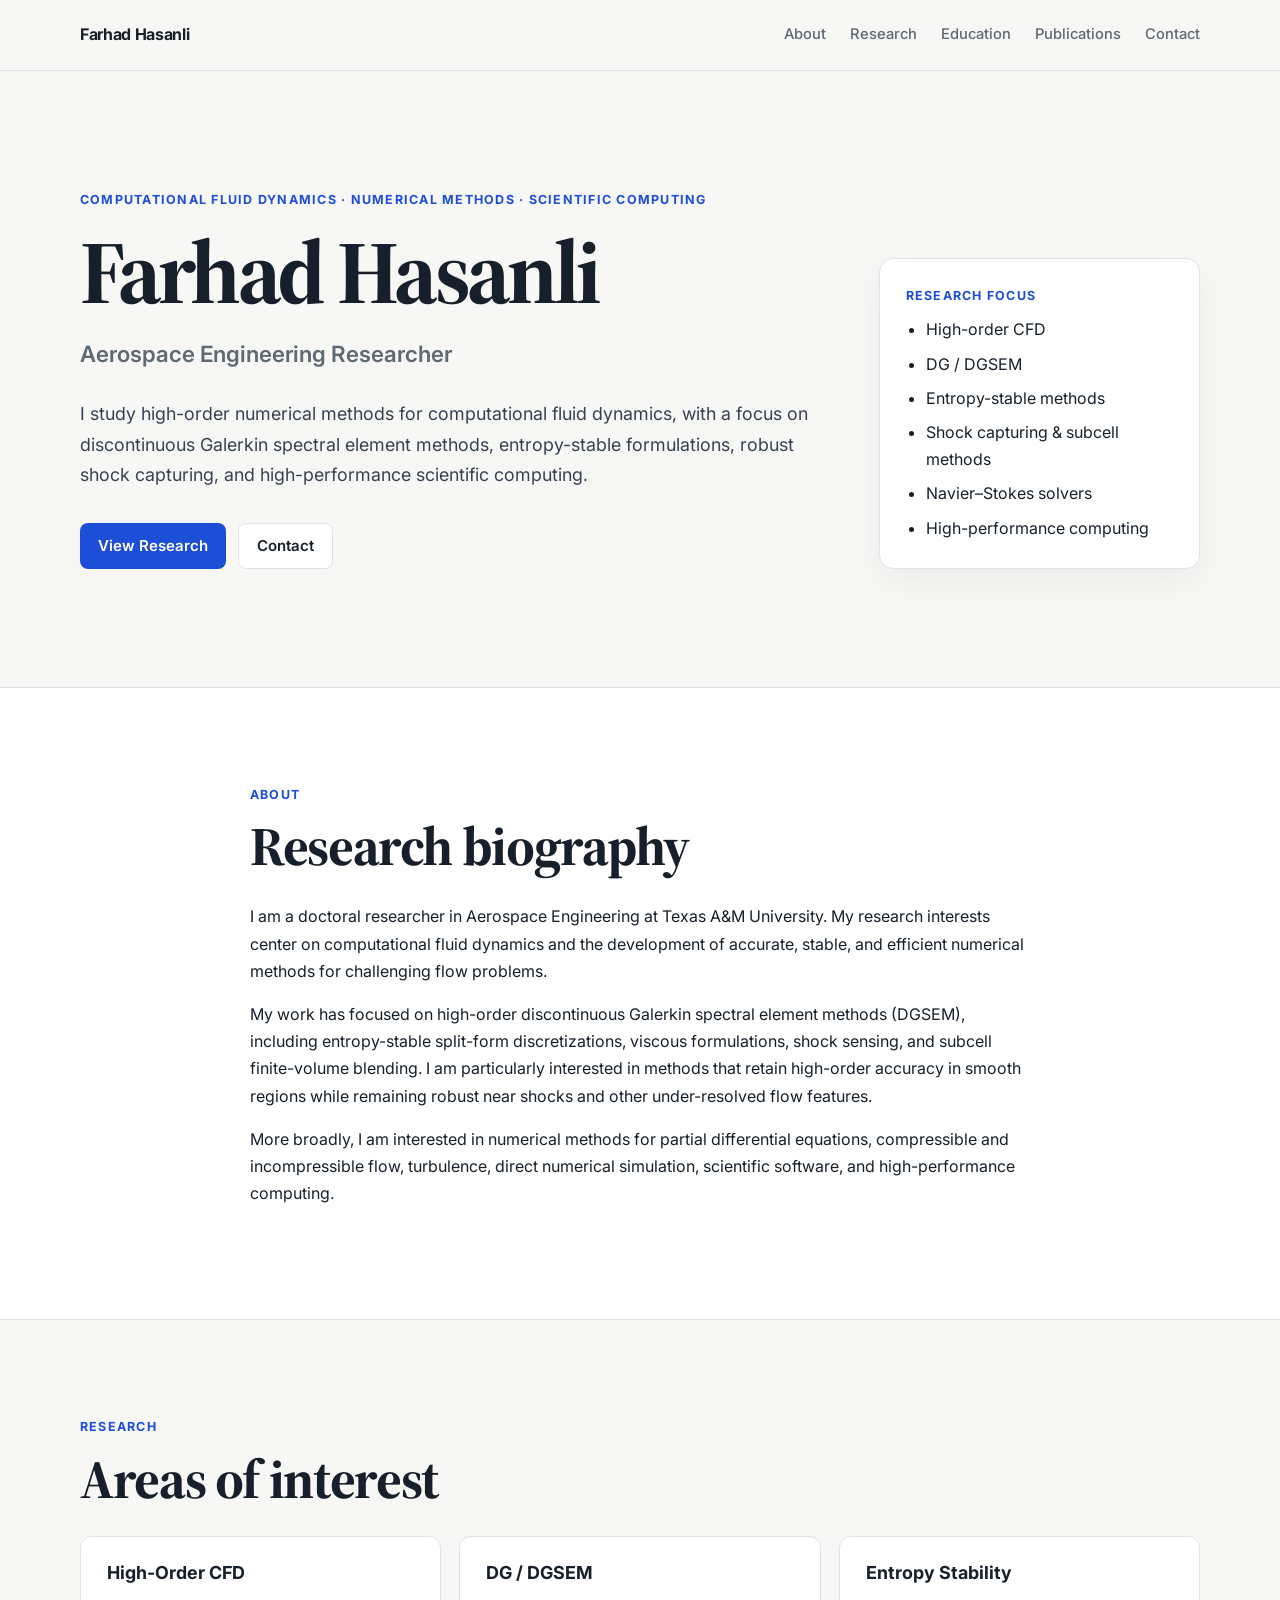
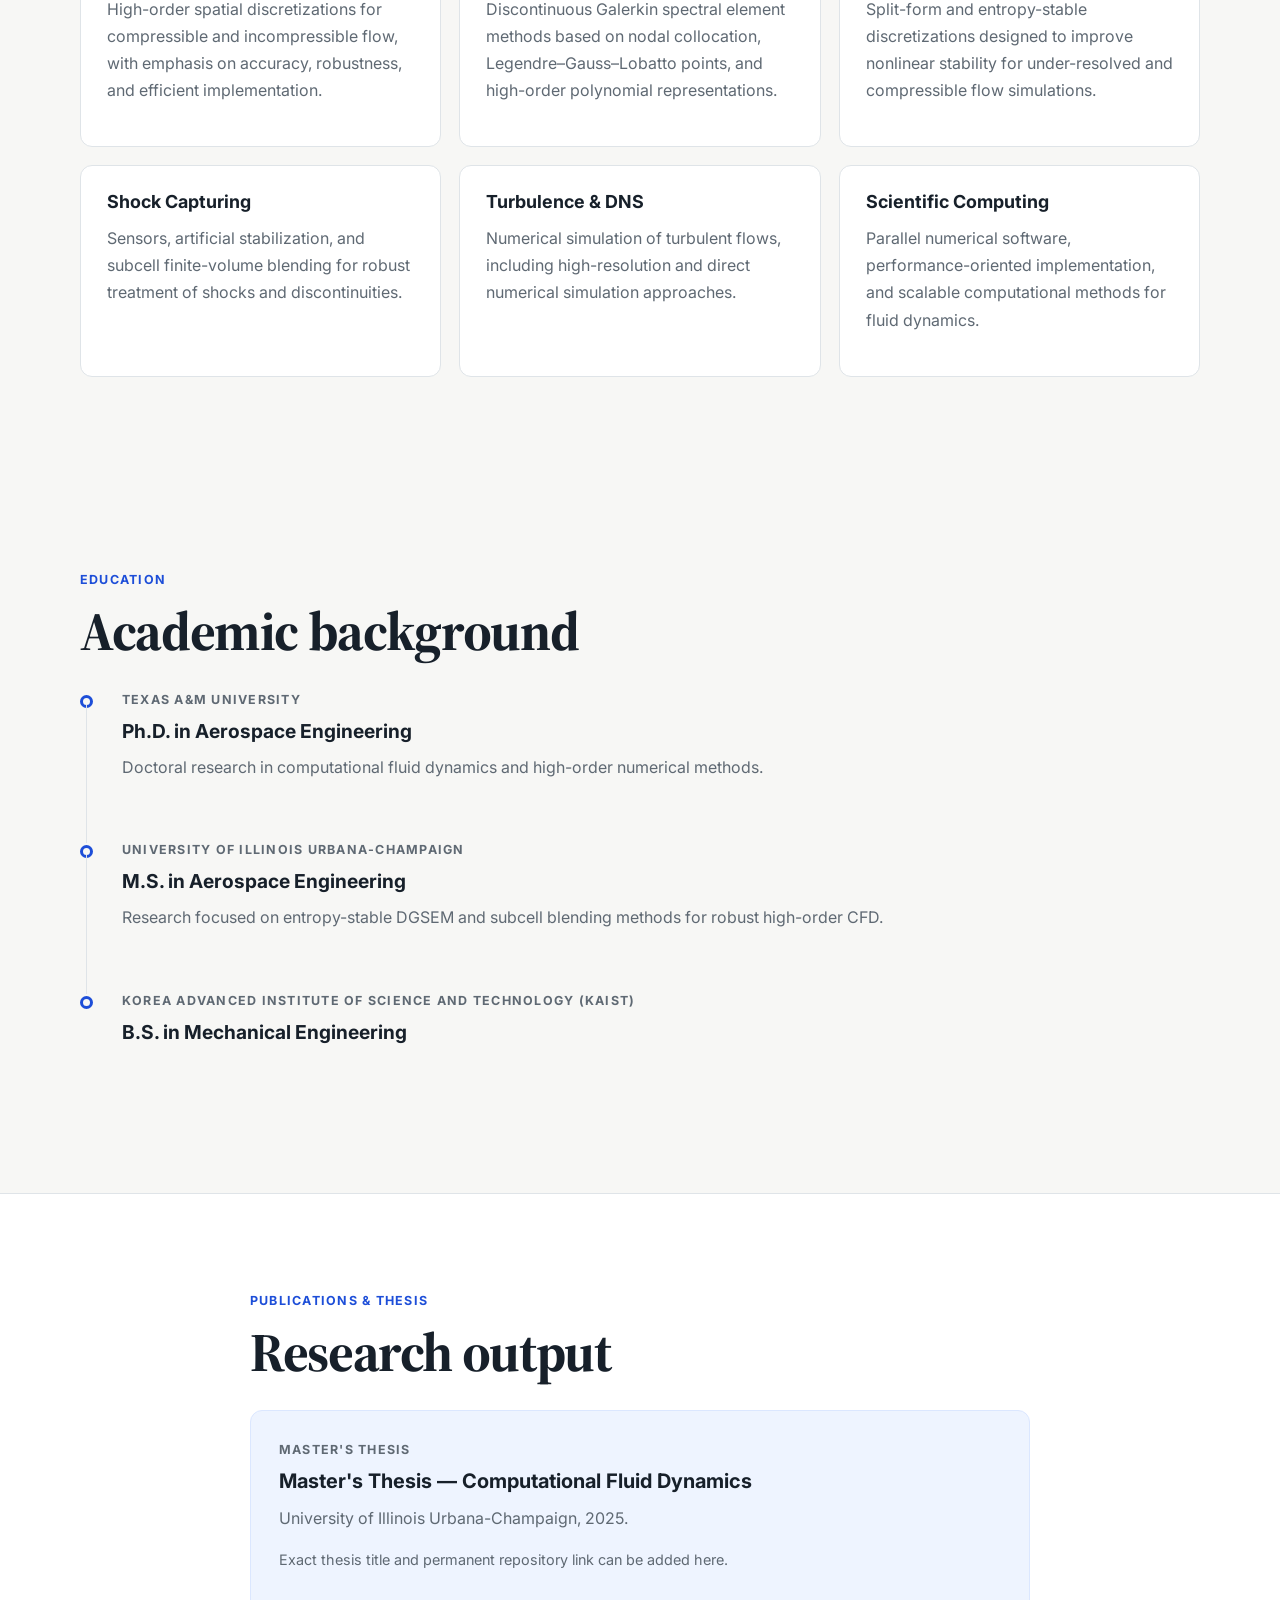
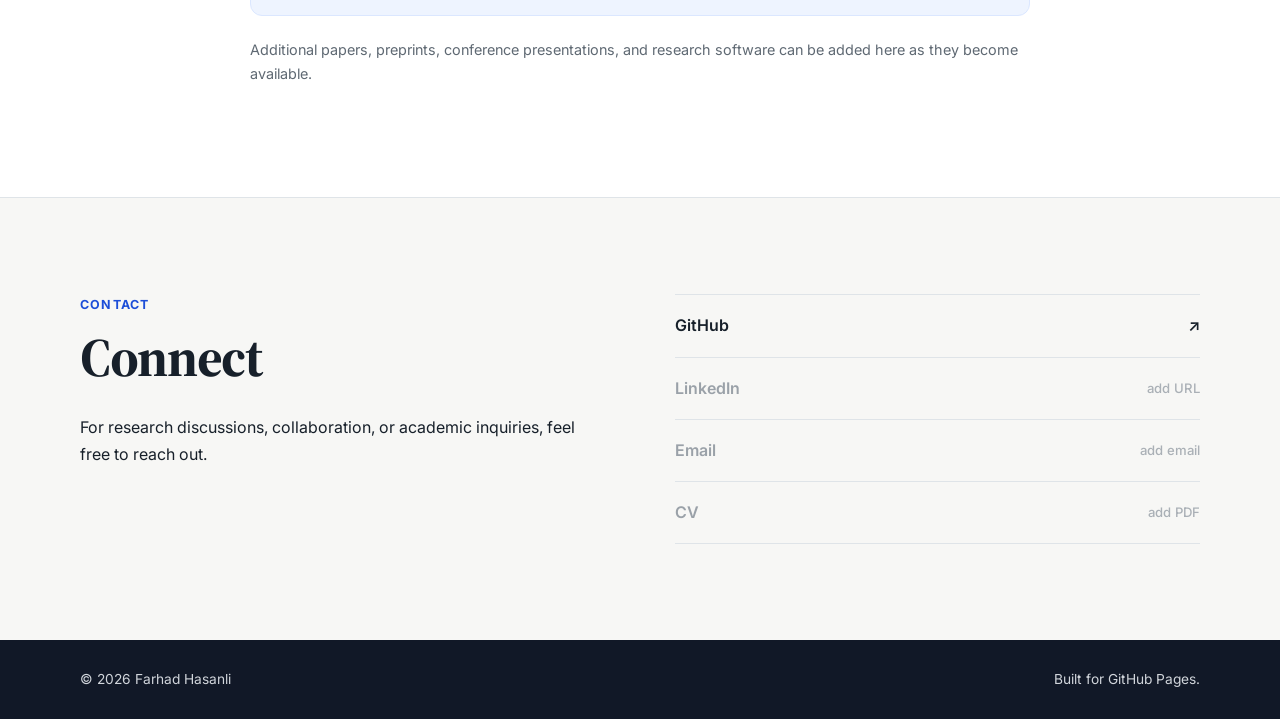
<file: index.html>
<!DOCTYPE html>
<html lang="en">
<head>
  <meta charset="UTF-8" />
  <meta name="viewport" content="width=device-width, initial-scale=1.0" />
  <meta
    name="description"
    content="Farhad Hasanli — Aerospace Engineering researcher working on computational fluid dynamics, high-order numerical methods, DGSEM, entropy-stable schemes, and scientific computing."
  />
  <title>Farhad Hasanli | Computational Fluid Dynamics Researcher</title>

  <link rel="preconnect" href="https://fonts.googleapis.com">
  <link rel="preconnect" href="https://fonts.gstatic.com" crossorigin>
  <link
    href="https://fonts.googleapis.com/css2?family=Inter:wght@400;500;600;700&family=Source+Serif+4:opsz,wght@8..60,600;8..60,700&display=swap"
    rel="stylesheet"
  >

  <link rel="stylesheet" href="styles.css" />
</head>

<body>
  <header class="site-header">
    <div class="container nav-wrap">
      <a class="brand" href="#top">Farhad Hasanli</a>

      <button
        class="menu-toggle"
        type="button"
        aria-expanded="false"
        aria-controls="site-nav"
        aria-label="Toggle navigation"
      >
        Menu
      </button>

      <nav id="site-nav" class="site-nav" aria-label="Primary navigation">
        <a href="#about">About</a>
        <a href="#research">Research</a>
        <a href="#education">Education</a>
        <a href="#publications">Publications</a>
        <a href="#contact">Contact</a>
      </nav>
    </div>
  </header>

  <main id="top">
    <section class="hero section">
      <div class="container hero-grid">
        <div class="hero-copy">
          <p class="eyebrow">Computational Fluid Dynamics · Numerical Methods · Scientific Computing</p>

          <h1>
            Farhad Hasanli
          </h1>

          <p class="hero-title">
            Aerospace Engineering Researcher
          </p>

          <p class="hero-summary">
            I study high-order numerical methods for computational fluid dynamics,
            with a focus on discontinuous Galerkin spectral element methods,
            entropy-stable formulations, robust shock capturing, and high-performance
            scientific computing.
          </p>

          <div class="hero-actions">
            <a class="button primary" href="#research">View Research</a>
            <a class="button secondary" href="#contact">Contact</a>
          </div>
        </div>

        <aside class="focus-card" aria-label="Research focus">
          <p class="focus-label">Research focus</p>
          <ul>
            <li>High-order CFD</li>
            <li>DG / DGSEM</li>
            <li>Entropy-stable methods</li>
            <li>Shock capturing & subcell methods</li>
            <li>Navier–Stokes solvers</li>
            <li>High-performance computing</li>
          </ul>
        </aside>
      </div>
    </section>

    <section id="about" class="section section-muted">
      <div class="container narrow">
        <p class="section-kicker">About</p>
        <h2>Research biography</h2>

        <p>
          I am a doctoral researcher in Aerospace Engineering at Texas A&amp;M University.
          My research interests center on computational fluid dynamics and the development
          of accurate, stable, and efficient numerical methods for challenging flow problems.
        </p>

        <p>
          My work has focused on high-order discontinuous Galerkin spectral element methods
          (DGSEM), including entropy-stable split-form discretizations, viscous formulations,
          shock sensing, and subcell finite-volume blending. I am particularly interested in
          methods that retain high-order accuracy in smooth regions while remaining robust
          near shocks and other under-resolved flow features.
        </p>

        <p>
          More broadly, I am interested in numerical methods for partial differential equations,
          compressible and incompressible flow, turbulence, direct numerical simulation,
          scientific software, and high-performance computing.
        </p>
      </div>
    </section>

    <section id="research" class="section">
      <div class="container">
        <p class="section-kicker">Research</p>
        <h2>Areas of interest</h2>

        <div class="cards three-column">
          <article class="card">
            <h3>High-Order CFD</h3>
            <p>
              High-order spatial discretizations for compressible and incompressible
              flow, with emphasis on accuracy, robustness, and efficient implementation.
            </p>
          </article>

          <article class="card">
            <h3>DG / DGSEM</h3>
            <p>
              Discontinuous Galerkin spectral element methods based on nodal collocation,
              Legendre–Gauss–Lobatto points, and high-order polynomial representations.
            </p>
          </article>

          <article class="card">
            <h3>Entropy Stability</h3>
            <p>
              Split-form and entropy-stable discretizations designed to improve nonlinear
              stability for under-resolved and compressible flow simulations.
            </p>
          </article>

          <article class="card">
            <h3>Shock Capturing</h3>
            <p>
              Sensors, artificial stabilization, and subcell finite-volume blending for
              robust treatment of shocks and discontinuities.
            </p>
          </article>

          <article class="card">
            <h3>Turbulence & DNS</h3>
            <p>
              Numerical simulation of turbulent flows, including high-resolution and
              direct numerical simulation approaches.
            </p>
          </article>

          <article class="card">
            <h3>Scientific Computing</h3>
            <p>
              Parallel numerical software, performance-oriented implementation, and
              scalable computational methods for fluid dynamics.
            </p>
          </article>
        </div>
      </div>
    </section>


    <section id="education" class="section">
      <div class="container">
        <p class="section-kicker">Education</p>
        <h2>Academic background</h2>

        <div class="timeline">
          <article class="timeline-item">
            <div class="timeline-marker" aria-hidden="true"></div>
            <div>
              <p class="timeline-school">Texas A&amp;M University</p>
              <h3>Ph.D. in Aerospace Engineering</h3>
              <p>
                Doctoral research in computational fluid dynamics and high-order
                numerical methods.
              </p>
            </div>
          </article>

          <article class="timeline-item">
            <div class="timeline-marker" aria-hidden="true"></div>
            <div>
              <p class="timeline-school">University of Illinois Urbana-Champaign</p>
              <h3>M.S. in Aerospace Engineering</h3>
              <p>
                Research focused on entropy-stable DGSEM and subcell blending methods
                for robust high-order CFD.
              </p>
            </div>
          </article>

          <article class="timeline-item">
            <div class="timeline-marker" aria-hidden="true"></div>
            <div>
              <p class="timeline-school">Korea Advanced Institute of Science and Technology (KAIST)</p>
              <h3>B.S. in Mechanical Engineering</h3>
            </div>
          </article>
        </div>
      </div>
    </section>

    <section id="publications" class="section section-muted">
      <div class="container narrow">
        <p class="section-kicker">Publications &amp; Thesis</p>
        <h2>Research output</h2>

        <div class="publication-card">
          <p class="publication-type">Master's thesis</p>
          <h3>
            Master's Thesis — Computational Fluid Dynamics
          </h3>
          <p>
            University of Illinois Urbana-Champaign, 2025.
          </p>
          <p class="small">
            Exact thesis title and permanent repository link can be added here.
          </p>
        </div>

        <p class="empty-state">
          Additional papers, preprints, conference presentations, and research software
          can be added here as they become available.
        </p>
      </div>
    </section>

    <section id="contact" class="section">
      <div class="container contact-grid">
        <div>
          <p class="section-kicker">Contact</p>
          <h2>Connect</h2>
          <p>
            For research discussions, collaboration, or academic inquiries, feel free
            to reach out.
          </p>
        </div>

        <div class="contact-links">
          <!-- Replace these placeholders with your actual URLs/email. -->
          <a href="https://github.com/aydin-hasanli" target="_blank" rel="noopener noreferrer">
            GitHub
            <span aria-hidden="true">↗</span>
          </a>

          <a href="#" aria-disabled="true" class="placeholder-link">
            LinkedIn
            <span>add URL</span>
          </a>

          <a href="#" aria-disabled="true" class="placeholder-link">
            Email
            <span>add email</span>
          </a>

          <a href="#" aria-disabled="true" class="placeholder-link">
            CV
            <span>add PDF</span>
          </a>
        </div>
      </div>
    </section>
  </main>

  <footer class="site-footer">
    <div class="container footer-wrap">
      <p>© <span id="year"></span> Farhad Hasanli</p>
      <p>Built for GitHub Pages.</p>
    </div>
  </footer>

  <script src="script.js"></script>
</body>
</html>
</file>
<file: styles.css>
:root {
  --bg: #f7f7f5;
  --surface: #ffffff;
  --text: #17202a;
  --muted: #5f6973;
  --border: #dfe4e8;
  --accent: #1d4ed8;
  --accent-dark: #173ca4;
  --soft-accent: #eef4ff;
  --max-width: 1120px;
  --serif: "Source Serif 4", Georgia, serif;
  --sans: "Inter", -apple-system, BlinkMacSystemFont, "Segoe UI", sans-serif;
}

* {
  box-sizing: border-box;
}

html {
  scroll-behavior: smooth;
}

body {
  margin: 0;
  background: var(--bg);
  color: var(--text);
  font-family: var(--sans);
  line-height: 1.7;
  -webkit-font-smoothing: antialiased;
}

a {
  color: inherit;
}

.container {
  width: min(calc(100% - 40px), var(--max-width));
  margin: 0 auto;
}

.narrow {
  max-width: 780px;
}

.section {
  padding: 96px 0;
  scroll-margin-top: 80px;
}

.section-muted {
  background: var(--surface);
  border-top: 1px solid var(--border);
  border-bottom: 1px solid var(--border);
}

.section-kicker,
.eyebrow,
.project-type,
.publication-type,
.focus-label,
.timeline-school {
  margin: 0 0 10px;
  color: var(--accent);
  font-size: 0.78rem;
  font-weight: 700;
  letter-spacing: 0.1em;
  text-transform: uppercase;
}

h1,
h2,
h3 {
  line-height: 1.15;
  margin-top: 0;
}

h1,
h2 {
  font-family: var(--serif);
}

h1 {
  margin-bottom: 12px;
  font-size: clamp(3rem, 7vw, 5.8rem);
  letter-spacing: -0.04em;
}

h2 {
  margin-bottom: 26px;
  font-size: clamp(2.2rem, 4.5vw, 3.4rem);
  letter-spacing: -0.025em;
}

h3 {
  margin-bottom: 12px;
  font-size: 1.12rem;
}

p {
  margin-top: 0;
}

.site-header {
  position: sticky;
  top: 0;
  z-index: 100;
  background: rgba(247, 247, 245, 0.92);
  border-bottom: 1px solid var(--border);
  backdrop-filter: blur(14px);
}

.nav-wrap {
  min-height: 70px;
  display: flex;
  align-items: center;
  justify-content: space-between;
  gap: 24px;
}

.brand {
  text-decoration: none;
  font-weight: 700;
  letter-spacing: -0.02em;
}

.site-nav {
  display: flex;
  align-items: center;
  gap: 24px;
}

.site-nav a {
  color: var(--muted);
  font-size: 0.92rem;
  font-weight: 500;
  text-decoration: none;
}

.site-nav a:hover {
  color: var(--text);
}

.menu-toggle {
  display: none;
  border: 1px solid var(--border);
  background: var(--surface);
  color: var(--text);
  border-radius: 8px;
  padding: 8px 12px;
  font: inherit;
}

.hero {
  padding-top: 118px;
  padding-bottom: 118px;
}

.hero-grid {
  display: grid;
  grid-template-columns: minmax(0, 1.7fr) minmax(280px, 0.75fr);
  gap: 70px;
  align-items: end;
}

.hero-title {
  margin-bottom: 26px;
  color: var(--muted);
  font-size: clamp(1.15rem, 2vw, 1.4rem);
  font-weight: 600;
}

.hero-summary {
  max-width: 760px;
  margin-bottom: 32px;
  color: #374151;
  font-size: 1.12rem;
}

.hero-actions {
  display: flex;
  flex-wrap: wrap;
  gap: 12px;
}

.button {
  display: inline-flex;
  align-items: center;
  justify-content: center;
  min-height: 46px;
  padding: 0 18px;
  border-radius: 8px;
  text-decoration: none;
  font-size: 0.94rem;
  font-weight: 600;
}

.button.primary {
  background: var(--accent);
  color: #fff;
}

.button.primary:hover {
  background: var(--accent-dark);
}

.button.secondary {
  border: 1px solid var(--border);
  background: var(--surface);
}

.focus-card {
  padding: 26px;
  background: var(--surface);
  border: 1px solid var(--border);
  border-radius: 14px;
  box-shadow: 0 12px 35px rgba(15, 23, 42, 0.05);
}

.focus-card ul {
  padding-left: 20px;
  margin: 0;
}

.focus-card li + li {
  margin-top: 7px;
}

.cards {
  display: grid;
  gap: 18px;
}

.three-column {
  grid-template-columns: repeat(3, 1fr);
}

.card {
  min-height: 190px;
  padding: 26px;
  background: var(--surface);
  border: 1px solid var(--border);
  border-radius: 12px;
}

.card p,
.project p,
.timeline-item p,
.publication-card p {
  color: var(--muted);
}

.project-list {
  border-top: 1px solid var(--border);
}

.project {
  display: grid;
  grid-template-columns: 0.8fr 1.5fr;
  gap: 48px;
  padding: 34px 0;
  border-bottom: 1px solid var(--border);
}

.edit-note,
.small,
.empty-state {
  color: var(--muted);
  font-size: 0.9rem;
}

.edit-note {
  margin-top: 24px;
}

.timeline {
  position: relative;
  max-width: 820px;
}

.timeline-item {
  position: relative;
  display: grid;
  grid-template-columns: 22px 1fr;
  gap: 20px;
  padding: 0 0 42px;
}

.timeline-item:not(:last-child)::before {
  content: "";
  position: absolute;
  left: 6px;
  top: 16px;
  bottom: -4px;
  width: 1px;
  background: var(--border);
}

.timeline-marker {
  width: 13px;
  height: 13px;
  margin-top: 6px;
  border: 3px solid var(--accent);
  border-radius: 50%;
  background: var(--bg);
}

.timeline-item h3 {
  font-size: 1.2rem;
}

.publication-card {
  padding: 28px;
  background: var(--soft-accent);
  border: 1px solid #dbe7ff;
  border-radius: 12px;
}

.publication-card h3 {
  font-size: 1.25rem;
}

.empty-state {
  margin-top: 22px;
}

.contact-grid {
  display: grid;
  grid-template-columns: 1fr 1fr;
  gap: 70px;
  align-items: start;
}

.contact-links {
  border-top: 1px solid var(--border);
}

.contact-links a {
  display: flex;
  align-items: center;
  justify-content: space-between;
  gap: 20px;
  padding: 17px 0;
  border-bottom: 1px solid var(--border);
  text-decoration: none;
  font-weight: 600;
}

.contact-links a:hover:not(.placeholder-link) {
  color: var(--accent);
}

.placeholder-link {
  color: #9aa1a8;
  cursor: default;
}

.placeholder-link span {
  color: #aab0b6;
  font-size: 0.82rem;
  font-weight: 500;
}

.site-footer {
  padding: 28px 0;
  background: #111827;
  color: #d1d5db;
}

.footer-wrap {
  display: flex;
  justify-content: space-between;
  gap: 20px;
}

.footer-wrap p {
  margin: 0;
  font-size: 0.86rem;
}

@media (max-width: 900px) {
  .hero-grid,
  .contact-grid {
    grid-template-columns: 1fr;
  }

  .hero-grid {
    gap: 46px;
  }

  .three-column {
    grid-template-columns: repeat(2, 1fr);
  }

  .site-nav {
    position: absolute;
    top: 70px;
    left: 20px;
    right: 20px;
    display: none;
    flex-direction: column;
    align-items: stretch;
    gap: 0;
    padding: 10px;
    background: var(--surface);
    border: 1px solid var(--border);
    border-radius: 10px;
    box-shadow: 0 18px 40px rgba(15, 23, 42, 0.1);
  }

  .site-nav.open {
    display: flex;
  }

  .site-nav a {
    padding: 10px 12px;
  }

  .menu-toggle {
    display: inline-block;
  }
}

@media (max-width: 640px) {
  .section {
    padding: 72px 0;
  }

  .hero {
    padding-top: 82px;
  }

  .three-column,
  .project {
    grid-template-columns: 1fr;
  }

  .project {
    gap: 8px;
  }

  .footer-wrap {
    flex-direction: column;
  }
}
</file>
